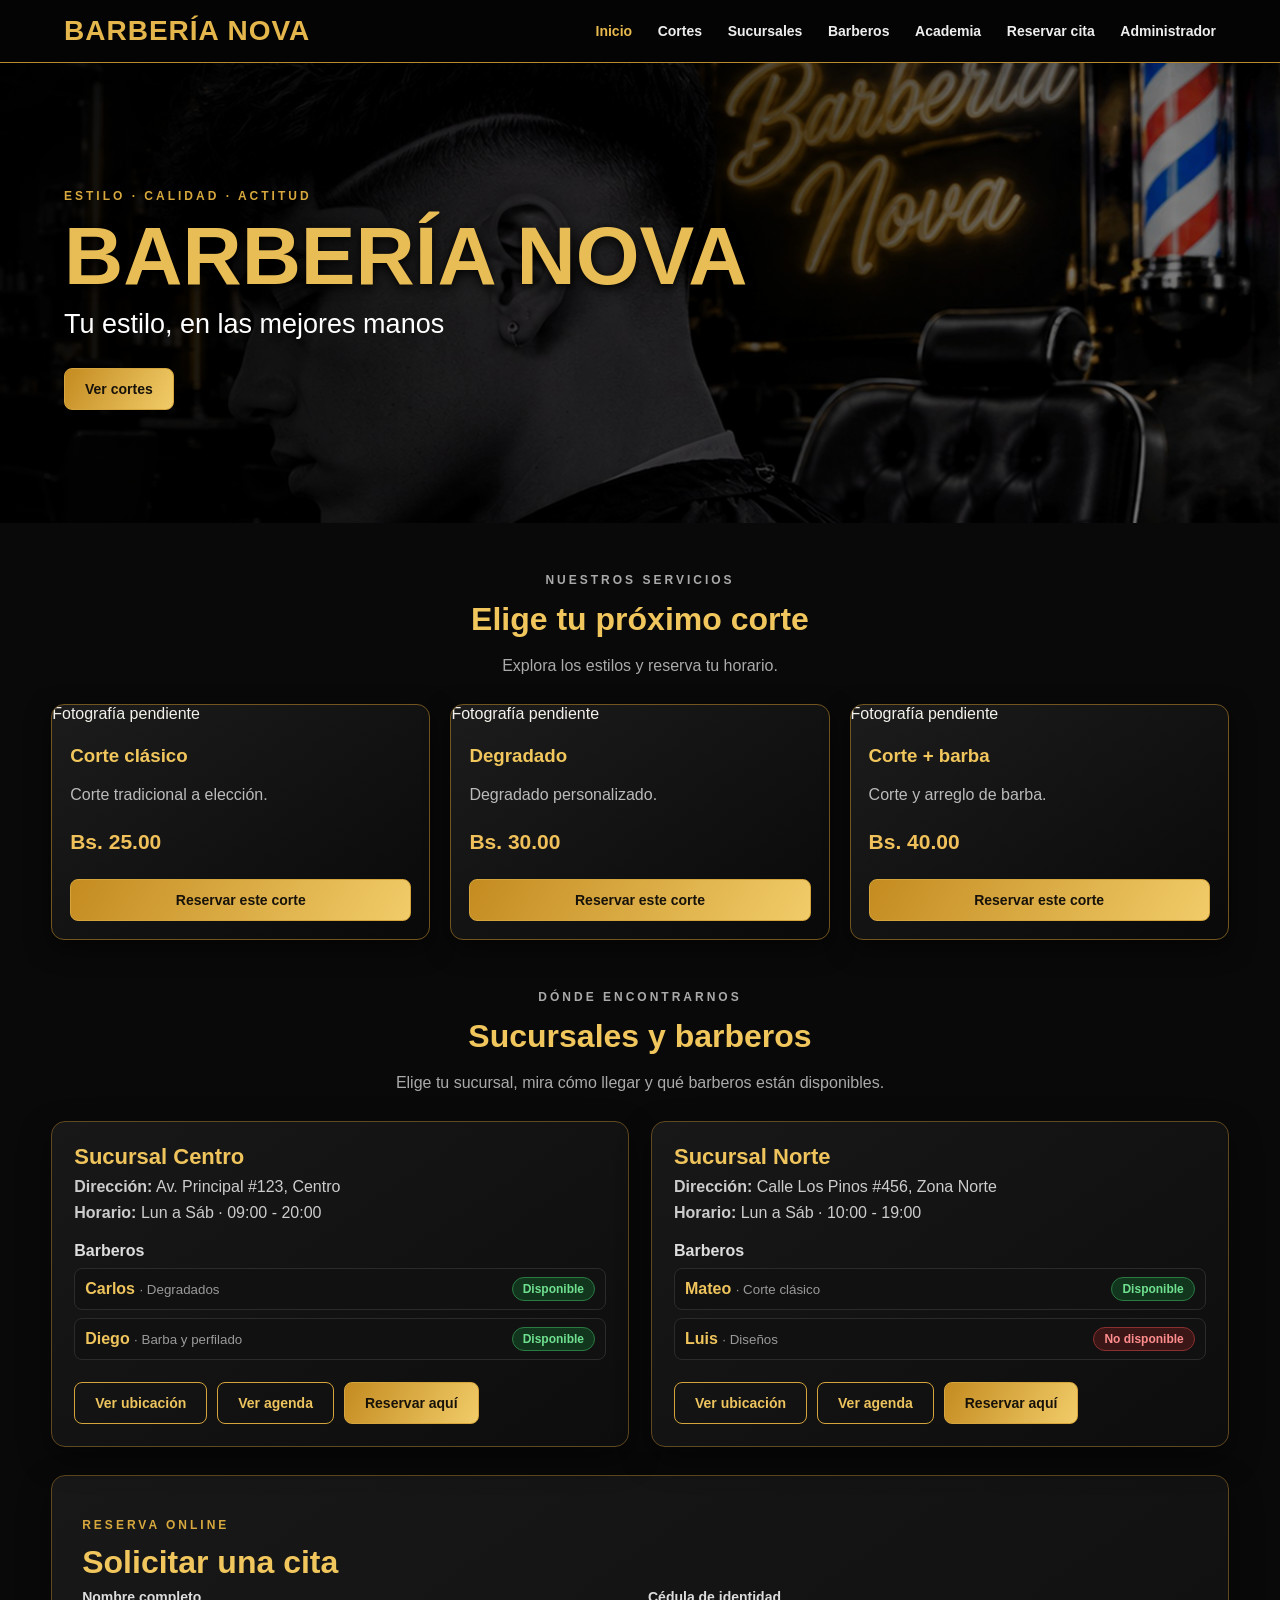
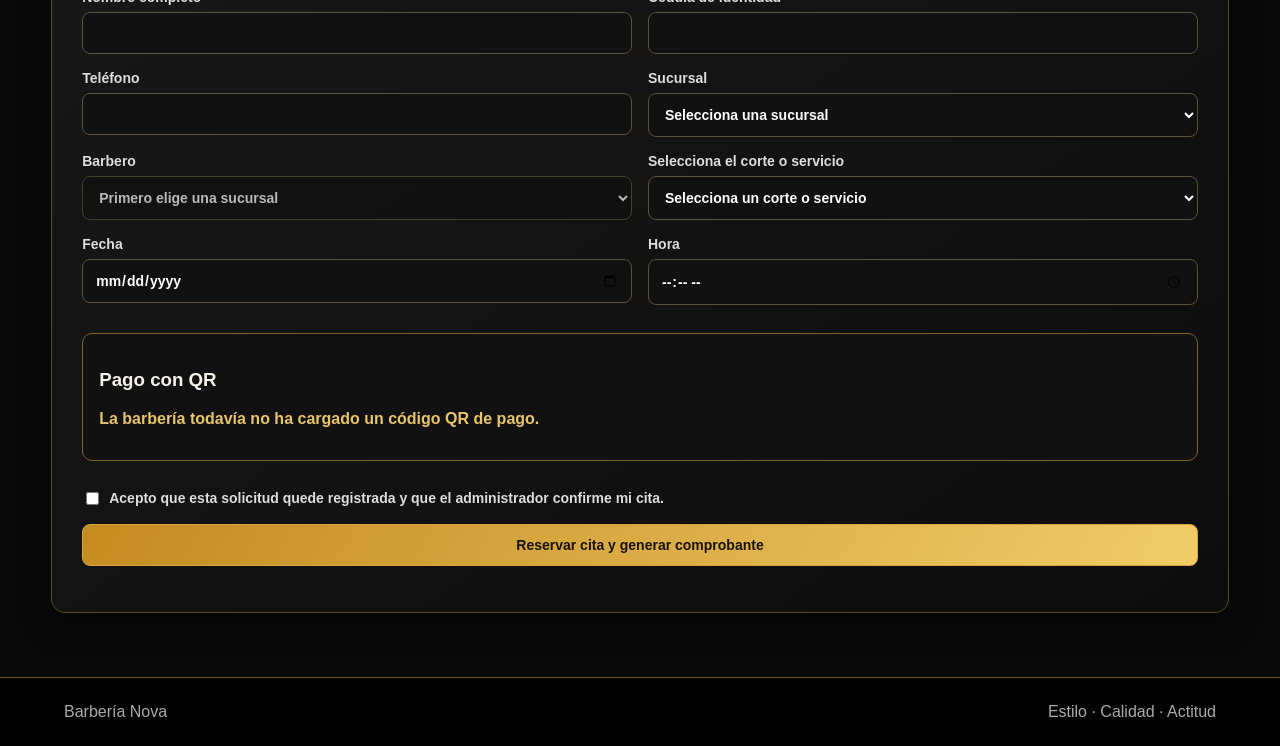
<file: onii/index.html>
<!DOCTYPE html>
<html lang="es"><head><meta charset="UTF-8"><meta name="viewport" content="width=device-width, initial-scale=1"><title>Barbería Nova</title><link rel="stylesheet" href="css/style.css"></head>
<body data-page="home"><header class="topbar"><a class="brand" href="index.html" id="brandName">BARBERÍA NOVA</a><nav><a class="active" href="index.html">Inicio</a><a href="#catalogo">Cortes</a><a href="#sucursales">Sucursales</a><a href="pages/barberos.html">Barberos</a><a href="pages/academia.html">Academia</a><a href="#reservar">Reservar cita</a><a href="pages/admin.html">Administrador</a></nav></header>
<section class="hero" id="hero"><div class="hero-shade"><p class="eyebrow">ESTILO · CALIDAD · ACTITUD</p><h1 id="heroTitle">BARBERÍA NOVA</h1><p class="hero-copy">Tu estilo, en las mejores manos</p><a class="gold-btn" href="#catalogo">Ver cortes</a></div></section>
<main class="wrap"><section class="intro"><p class="eyebrow">NUESTROS SERVICIOS</p><h2 id="catalogo">Elige tu próximo corte</h2><p>Explora los estilos y reserva tu horario.</p></section><div id="catalog" class="catalog"></div>
<section class="intro"><p class="eyebrow">DÓNDE ENCONTRARNOS</p><h2 id="sucursales">Sucursales y barberos</h2><p>Elige tu sucursal, mira cómo llegar y qué barberos están disponibles.</p></section><div id="branches" class="branch-grid"></div>
<section class="panel" id="reservar"><p class="eyebrow">RESERVA ONLINE</p><h2>Solicitar una cita</h2><form id="bookingForm" class="form-grid">
<label>Nombre completo<input id="clientName" required maxlength="80"></label><label>Cédula de identidad<input id="clientCi" required maxlength="20"></label><label>Teléfono<input id="clientPhone" required maxlength="20"></label>
<label>Sucursal<select id="branchId" required></select></label><label>Barbero<select id="barberId"></select></label><div id="branchInfo" class="full branch-info hidden"></div>
<label>Selecciona el corte o servicio<select id="serviceId" required></select></label><label id="otherWrap" class="hidden">Escribe qué corte o servicio deseas<input id="otherType" maxlength="70" placeholder="Ej.: corte personalizado o pintado de cabello"></label><label>Fecha<input id="date" type="date" required></label><label>Hora<input id="time" type="time" required></label>
<div id="publicQrBox" class="qr-public full"><h3>Pago con QR</h3><p id="publicQrText"></p><img id="publicQrImage" class="hidden" alt="Código QR de pago"></div>
<label class="checkline full"> <input id="acceptTerms" type="checkbox" required> Acepto que esta solicitud quede registrada y que el administrador confirme mi cita.</label><button class="gold-btn full" type="submit">Reservar cita y generar comprobante</button></form><p id="bookingMsg" class="notice"></p><div id="invoiceArea"></div></section><div id="publicWarning" class="warning hidden"></div></main>
<footer><span id="footerName">Barbería Nova</span><span id="footerSocial"></span><span>Estilo · Calidad · Actitud</span></footer><script src="js/social.js"></script><script src="js/home.js"></script></body></html>
</file>
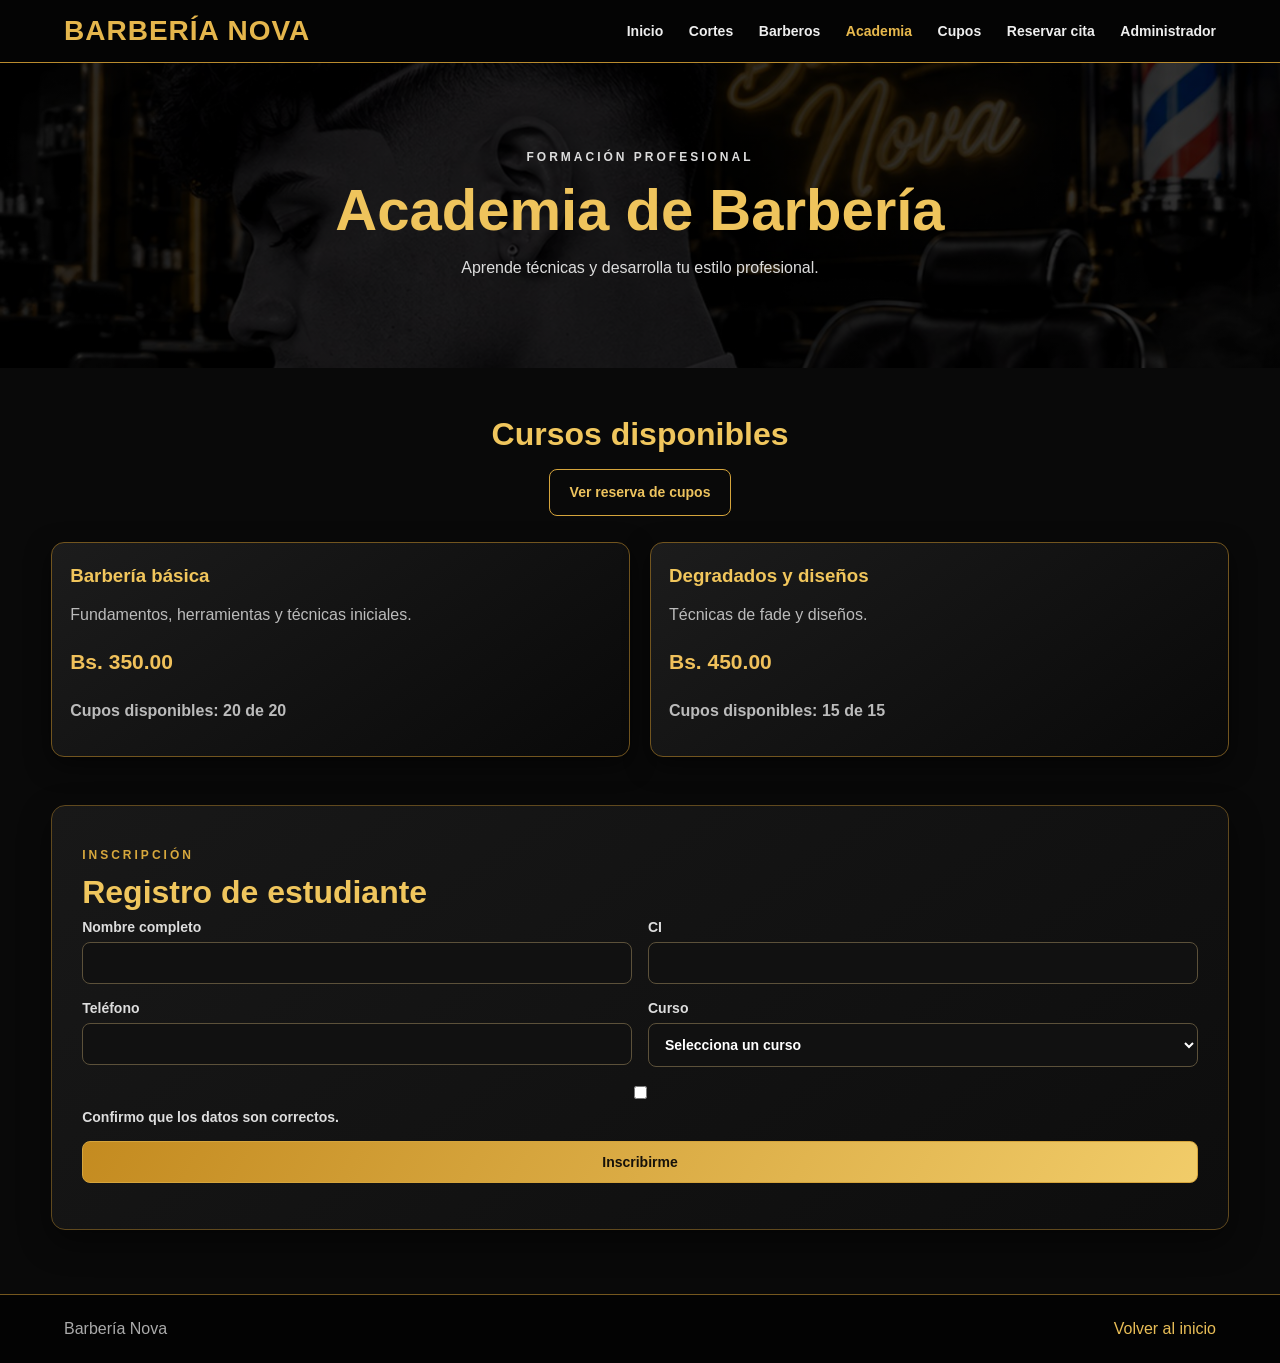
<file: onii/pages/academia.html>
<!DOCTYPE html><html lang="es"><head><meta charset="UTF-8"><meta name="viewport" content="width=device-width, initial-scale=1"><title>Academia | Barbería Nova</title><link rel="stylesheet" href="../css/style.css"></head><body data-page="academy"><header class="topbar"><a class="brand" id="brandName" href="../index.html">BARBERÍA NOVA</a><nav><a href="../index.html">Inicio</a><a href="../index.html#catalogo">Cortes</a><a href="barberos.html">Barberos</a><a class="active" href="academia.html">Academia</a><a href="cupos.html">Cupos</a><a href="../index.html#reservar">Reservar cita</a><a href="admin.html">Administrador</a></nav></header><section class="subhero"><p class="eyebrow">FORMACIÓN PROFESIONAL</p><h1>Academia de Barbería</h1><p>Aprende técnicas y desarrolla tu estilo profesional.</p></section><main class="wrap"><section class="intro"><h2>Cursos disponibles</h2><p><a class="outline-btn" href="cupos.html">Ver reserva de cupos</a></p></section><div id="courses" class="catalog"></div><section class="panel"><p class="eyebrow">INSCRIPCIÓN</p><h2>Registro de estudiante</h2><form id="academyForm" class="form-grid"><label>Nombre completo<input id="studentName" required maxlength="80"></label><label>CI<input id="studentCi" required maxlength="20"></label><label>Teléfono<input id="studentPhone" required maxlength="20"></label><label>Curso<select id="courseId" required></select></label><label class="full"> <input id="terms" type="checkbox" required> Confirmo que los datos son correctos.</label><button class="gold-btn full">Inscribirme</button></form><p id="academyMsg" class="notice"></p><div id="academyReceipt"></div></section></main><footer><span id="footerName">Barbería Nova</span><span id="footerSocial"></span><a href="../index.html">Volver al inicio</a></footer><script src="../js/social.js"></script><script src="../js/academy.js"></script></body></html>
</file>
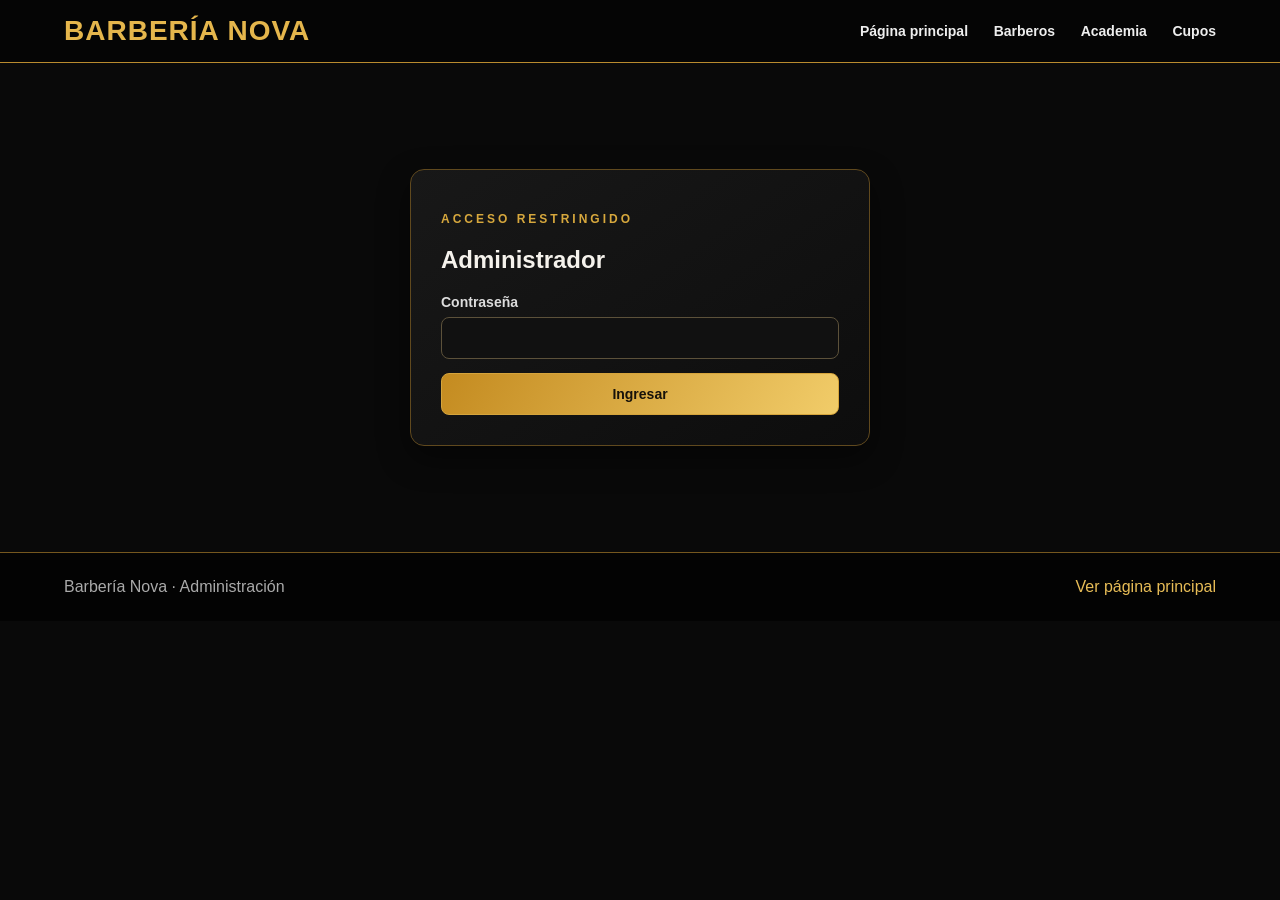
<file: onii/pages/admin.html>
<!DOCTYPE html><html lang="es"><head><meta charset="UTF-8"><meta name="viewport" content="width=device-width, initial-scale=1"><title>Administrador | Barbería Nova</title><link rel="stylesheet" href="../css/style.css"></head><body data-page="admin"><header class="topbar"><a class="brand" id="brandName" href="../index.html">BARBERÍA NOVA</a><nav><a href="../index.html">Página principal</a><a href="barberos.html">Barberos</a><a href="academia.html">Academia</a><a href="cupos.html">Cupos</a></nav></header><main class="wrap admin-wrap"><section id="loginBox" class="panel login"><p class="eyebrow">ACCESO RESTRINGIDO</p><h1>Administrador</h1><form id="loginForm"><label>Contraseña<input id="adminPass" type="password" required></label><button class="gold-btn">Ingresar</button></form></section><div id="adminContent" class="hidden"><div class="admin-heading"><div><p class="eyebrow">PANEL DE CONTROL</p><h1>Administración</h1></div><button id="logout" class="outline-btn">Cerrar sesión</button></div>
<nav class="tabs" role="tablist"><button type="button" data-tabbtn="reservas">Reservas</button><button type="button" data-tabbtn="registro">Registro de cortes</button><button type="button" data-tabbtn="disponibilidad">Disponibilidad</button><button type="button" data-tabbtn="barberos">Barberos y sucursales</button><button type="button" data-tabbtn="cortes">Cortes</button><button type="button" data-tabbtn="inscripciones">Inscripciones</button><button type="button" data-tabbtn="cursos">Cursos</button><button type="button" data-tabbtn="ajustes">Ajustes</button></nav>
<div class="tab-pane hidden" data-tab="reservas">
<section class="panel"><h2>Reservas de barbería</h2><p class="muted">Esta lista solo aparece en el panel del administrador.</p><label class="block-label">Buscar reserva<input id="bookingSearch" type="search" placeholder="Nombre, cédula, celular, código o barbero"></label><div id="adminBookings"></div></section>
</div>
<div class="tab-pane hidden" data-tab="registro">
<section class="panel"><h2>Registro de cortes</h2><p class="muted">Anota cada corte con el nombre del cliente, el costo, la fecha y la hora. Si paga en <b>efectivo</b> debe dejar un anticipo (mínimo Bs. <span id="ctMinLabel">10.00</span>) y el sistema calcula el saldo que le falta.</p>
<form id="cutForm" class="form-grid"><input id="editCutId" type="hidden">
<label>Nombre del cliente<input id="cutClient" required maxlength="80"></label>
<label>Nombre del barbero<select id="cutBarber" required></select></label>
<label>Sucursal<select id="cutBranch" required></select></label>
<label class="full">Corte o servicio<input id="cutService" list="cutServiceList" required maxlength="80" placeholder="Escribe o elige un corte" autocomplete="off"></label><datalist id="cutServiceList"></datalist>
<label>Costo del corte (Bs.)<input id="cutCost" type="number" min="0" step="0.01" required placeholder="Ej.: 40"></label>
<label>Método de pago<select id="cutMethod"><option value="Efectivo">Efectivo</option><option value="QR">QR</option></select></label>
<label>Fecha<input id="cutDate" type="date" required></label>
<label>Hora<span class="inline-field"><input id="cutTime" type="time" required><button type="button" id="cutNow" class="small-btn">Ahora</button></span></label>
<label class="full">Anticipo (Bs.)<input id="cutAdvance" type="number" min="0" step="0.01" required></label>
<p id="cutPreview" class="notice full"></p>
<div class="inline-form full"><button class="gold-btn" id="cutSubmit">Agregar al registro</button><button type="button" id="cutCancel" class="outline-btn hidden">Cancelar edición</button></div></form></section>
<section class="panel"><h2>Hoja de registro</h2><p class="muted">Cada fecha tiene su propia hoja. Para crear otra, elige otra fecha o agrega un corte con esa fecha.</p>
<div class="form-grid"><label>Fecha de la hoja<input id="regDate" type="date"></label><label>Hojas ya creadas<select id="regDates"></select></label></div>
<div class="total-box"><div><span>Total de cortes (costo)</span><strong id="regTotal">Bs. 0.00</strong></div><div><span>Cobrado</span><strong id="regPaid">Bs. 0.00</strong></div><div><span>Saldo pendiente</span><strong id="regPending">Bs. 0.00</strong></div><div><span>Cortes</span><strong id="regCount">0</strong></div></div>
<div class="inline-form"><button type="button" id="regToday" class="small-btn">Ir a hoy</button><button type="button" id="regPrint" class="gold-btn">Imprimir hoja (carta)</button><button type="button" id="regJpg" class="outline-btn">Descargar JPG (carta)</button></div>
<div class="table-scroll"><table class="sales-table"><thead><tr><th>#</th><th>Hora</th><th>Cliente</th><th>Barbero</th><th>Sucursal</th><th>Corte</th><th>Pago</th><th>Costo</th><th>Anticipo</th><th>Saldo</th><th></th></tr></thead><tbody id="regBody"></tbody><tfoot><tr><td colspan="7">TOTALES</td><td id="ftCost"></td><td id="ftAdv"></td><td id="ftSaldo"></td><td></td></tr></tfoot></table></div></section>
</div>
<div class="tab-pane hidden" data-tab="disponibilidad">
<section class="panel"><h2>Disponibilidad de barberos</h2><p class="muted">Busca un nombre, cédula o celular para ver si está reservado o no. Para cada barbero se muestra hasta qué hora está reservado y se actualiza solo cada 30 segundos.</p><label class="block-label">Buscar<input id="availSearch" type="search" placeholder="Ej.: Carlos, Ana, 1234567"></label><p id="availSummary" class="notice"></p><p id="availStamp" class="muted"></p><h3>Barberos ahora</h3><div id="availBarbers" class="avail-grid"></div><div id="availBookingsWrap" class="hidden"><h3>Reservas encontradas</h3><div id="availBookings"></div></div></section>
</div>
<div class="tab-pane hidden" data-tab="barberos">
<section class="panel"><h2>Sucursales</h2><p class="muted">Cada sucursal aparece en la página principal con su dirección y un botón “Ver ubicación”. Pega el enlace de Google Maps; si lo dejas vacío, se buscará por la dirección.</p><form id="branchForm" class="form-grid"><input id="editBranchId" type="hidden"><label>Nombre de la sucursal<input id="branchName" required maxlength="60"></label><label>Teléfono<input id="branchPhone" maxlength="30"></label><label class="full">Dirección<input id="branchAddress" required maxlength="120"></label><label class="full">Enlace de ubicación (Google Maps)<input id="branchMap" type="url" placeholder="https://maps.app.goo.gl/..."></label><label class="full">Horario de atención<input id="branchHours" maxlength="80" placeholder="Lun a Sáb · 09:00 - 20:00"></label><div class="inline-form full"><button class="gold-btn">Guardar sucursal</button><button type="button" id="cancelBranch" class="outline-btn">Cancelar</button></div></form><div id="adminBranches"></div></section>
<section class="panel"><h2>Barberos</h2><p class="muted">Marca quién está disponible. Solo los barberos disponibles se pueden elegir al reservar, y el sistema evita reservas duplicadas del mismo barbero a la misma hora.</p><form id="barberForm" class="form-grid"><input id="editBarberId" type="hidden"><label>Nombre del barbero<input id="barberName" required maxlength="50"></label><label>Sucursal<select id="barberBranch" required></select></label><label>Cédula de identidad<input id="barberCi" required maxlength="20"></label><label>Celular<input id="barberPhone" type="tel" required maxlength="20" placeholder="Ej.: 70000000"></label><label>Facebook del barbero<input id="barberFacebook" maxlength="200" placeholder="https://www.facebook.com/..."></label><label>TikTok del barbero<input id="barberTikTok" maxlength="200" placeholder="https://www.tiktok.com/@..."></label><label>Especialidad<input id="barberSpecialty" maxlength="60" placeholder="Ej.: Degradados"></label><label class="checkline"><input id="barberAvailable" type="checkbox" checked> Disponible para reservas</label><div class="inline-form full"><button class="gold-btn">Guardar barbero</button><button type="button" id="cancelBarber" class="outline-btn">Cancelar</button></div></form><label class="block-label">Buscar barbero<input id="barberSearch" type="search" placeholder="Buscar por nombre, cédula o celular"></label><div id="adminBarbers"></div></section>
</div>
<div class="tab-pane hidden" data-tab="cortes">
<section class="panel"><h2>Tipos de corte</h2><p class="muted">Estas opciones aparecerán en el formulario de reserva. El cliente también podrá elegir “Otros” y escribir su opción.</p><form id="categoryForm" class="inline-form"><input id="categoryName" placeholder="Nuevo tipo de corte" required maxlength="50"><button class="gold-btn">Agregar tipo</button></form><div id="categoriesList"></div></section>
<section class="panel"><h2>Agregar o editar cortes y servicios</h2><form id="serviceForm" class="form-grid"><input id="editServiceId" type="hidden"><label>Nombre del corte<input id="serviceName" required maxlength="70"></label><label>Precio (Bs.)<input id="servicePrice" type="number" min="0" step="0.5" required></label><label>Duración (minutos)<input id="serviceDuration" type="number" min="10" step="5" value="60" required></label><label>Tipo de corte<select id="serviceCategory" required></select></label><label class="full">Descripción<textarea id="serviceDescription" rows="2"></textarea></label><label class="full">Fotografía<input id="serviceImage" type="file" accept="image/*"></label><div id="servicePreview" class="preview full hidden"><img id="servicePreviewImg" alt="Vista previa del corte"></div><div class="inline-form full"><button class="gold-btn">Guardar corte</button><button type="button" id="cancelEdit" class="outline-btn">Cancelar</button></div></form><div id="adminServices"></div></section>
</div>
<div class="tab-pane hidden" data-tab="inscripciones">
<section class="panel"><h2>Inscripciones de academia</h2><label class="block-label">Buscar inscripción<input id="studentSearch" type="search" placeholder="Nombre, cédula, celular, código o curso"></label><div id="adminStudents"></div></section>
</div>
<div class="tab-pane hidden" data-tab="cursos">
<section class="panel"><h2>Administrar cursos de academia</h2><form id="courseForm" class="form-grid"><input id="editCourseId" type="hidden"><label>Nombre del curso<input id="courseName" required></label><label>Precio (Bs.)<input id="coursePrice" type="number" min="0" step="0.5" required></label><label>Cupos disponibles<input id="courseCupos" type="number" min="1" step="1" required placeholder="Ej.: 20"></label><label>Fecha de inicio<input id="courseStart" type="date"></label><label class="full">Horario del curso<input id="courseSchedule" maxlength="80" placeholder="Ej.: Sábados 09:00 - 12:00"></label><label class="full">Descripción<textarea id="courseDescription"></textarea></label><button class="gold-btn full">Guardar curso</button></form><div id="adminCourses"></div></section>
</div>
<div class="tab-pane hidden" data-tab="ajustes">
<section class="panel"><h2>Nombre y presentación</h2><form id="settingsForm" class="form-grid"><label>Nombre de la barbería<input id="siteName" maxlength="55" required></label><label>Texto principal<input id="tagline" maxlength="100"></label><label>Anticipo mínimo en efectivo (Bs.)<input id="siteAdvance" type="number" min="0" step="0.01" placeholder="10"></label><label>Facebook de la barbería<input id="siteFacebook" maxlength="200" placeholder="https://www.facebook.com/tu-barberia"></label><label>TikTok de la barbería<input id="siteTikTok" maxlength="200" placeholder="https://www.tiktok.com/@tu-barberia"></label><label class="full">Imagen de fondo de la página<input id="backgroundFile" type="file" accept="image/*"></label><div id="backgroundPreview" class="preview full hidden"><img id="backgroundPreviewImg" alt="Vista previa del fondo"></div><button class="gold-btn full">Guardar cambios</button></form><p id="settingsMsg" class="notice"></p></section>
<section class="panel"><h2>QR de pago y advertencia</h2><label>Imagen QR<input id="qrFile" type="file" accept="image/*"></label><div class="preview"><img id="qrPreview" alt="QR guardado"></div><button id="saveQr" class="gold-btn">Guardar QR</button><label class="block-label">Advertencia pública<textarea id="warningText" rows="3"></textarea></label><button id="saveWarning" class="gold-btn">Guardar advertencia</button></section>
</div>

</div></main><footer><span>Barbería Nova · Administración</span><a href="../index.html">Ver página principal</a></footer><div id="printArea"></div><script src="../js/social.js"></script><script src="../js/admin.js"></script></body></html>
</file>
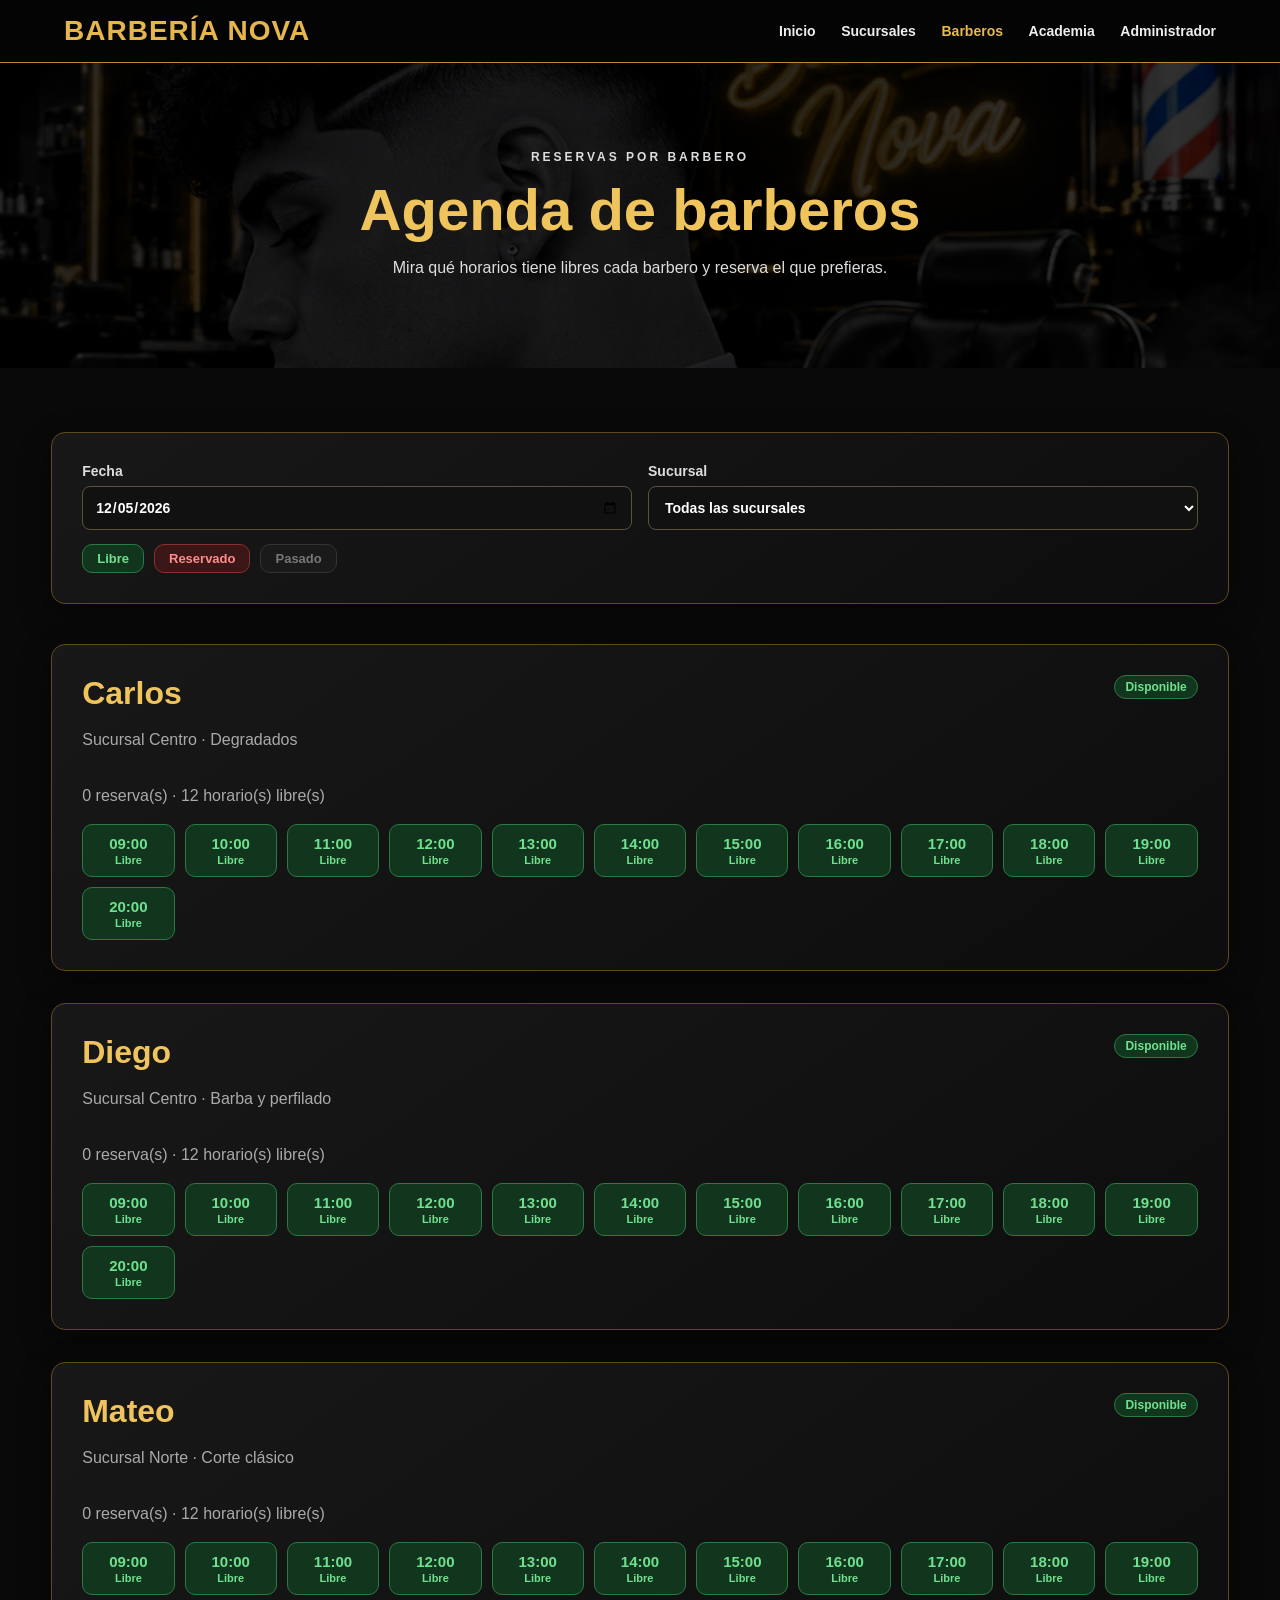
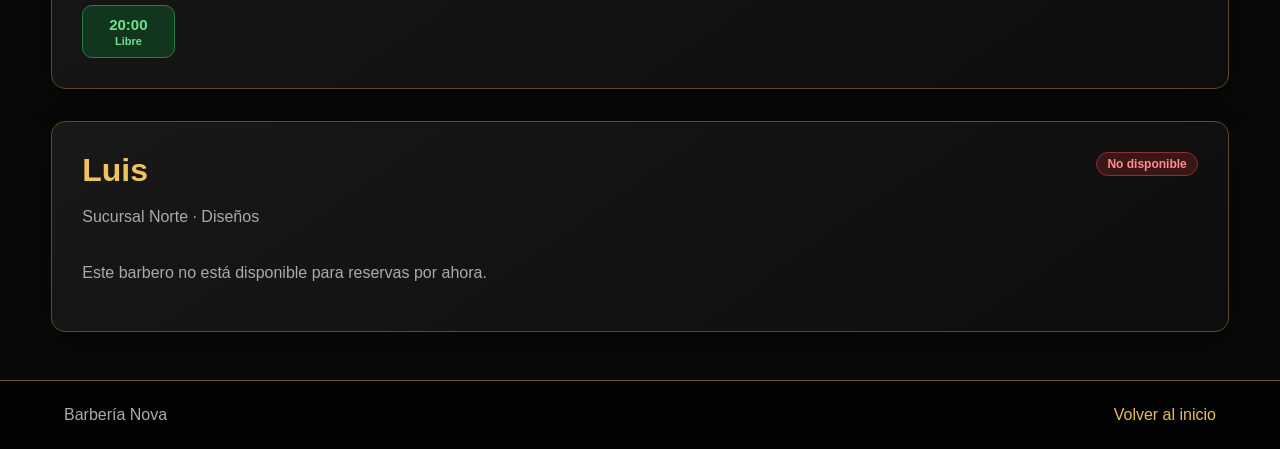
<file: onii/pages/barberos.html>
<!DOCTYPE html><html lang="es"><head><meta charset="UTF-8"><meta name="viewport" content="width=device-width, initial-scale=1"><title>Agenda de barberos | Barbería Nova</title><link rel="stylesheet" href="../css/style.css"></head><body data-page="barberos"><header class="topbar"><a class="brand" id="brandName" href="../index.html">BARBERÍA NOVA</a><nav><a href="../index.html">Inicio</a><a href="../index.html#sucursales">Sucursales</a><a class="active" href="barberos.html">Barberos</a><a href="academia.html">Academia</a><a href="admin.html">Administrador</a></nav></header>
<section class="subhero"><p class="eyebrow">RESERVAS POR BARBERO</p><h1>Agenda de barberos</h1><p>Mira qué horarios tiene libres cada barbero y reserva el que prefieras.</p></section>
<main class="wrap"><section class="panel"><form class="form-grid" onsubmit="return false"><label>Fecha<input id="agendaDate" type="date"></label><label>Sucursal<select id="agendaBranch"></select></label></form><p id="agendaNote" class="muted hidden"></p><div class="legend"><span class="slot free">Libre</span><span class="slot busy">Reservado</span><span class="slot past">Pasado</span></div></section>
<div id="agendaList" class="agenda-list"></div></main>
<footer><span id="footerName">Barbería Nova</span><span id="footerSocial"></span><a href="../index.html">Volver al inicio</a></footer><script src="../js/social.js"></script><script src="../js/barberos.js"></script></body></html>
</file>
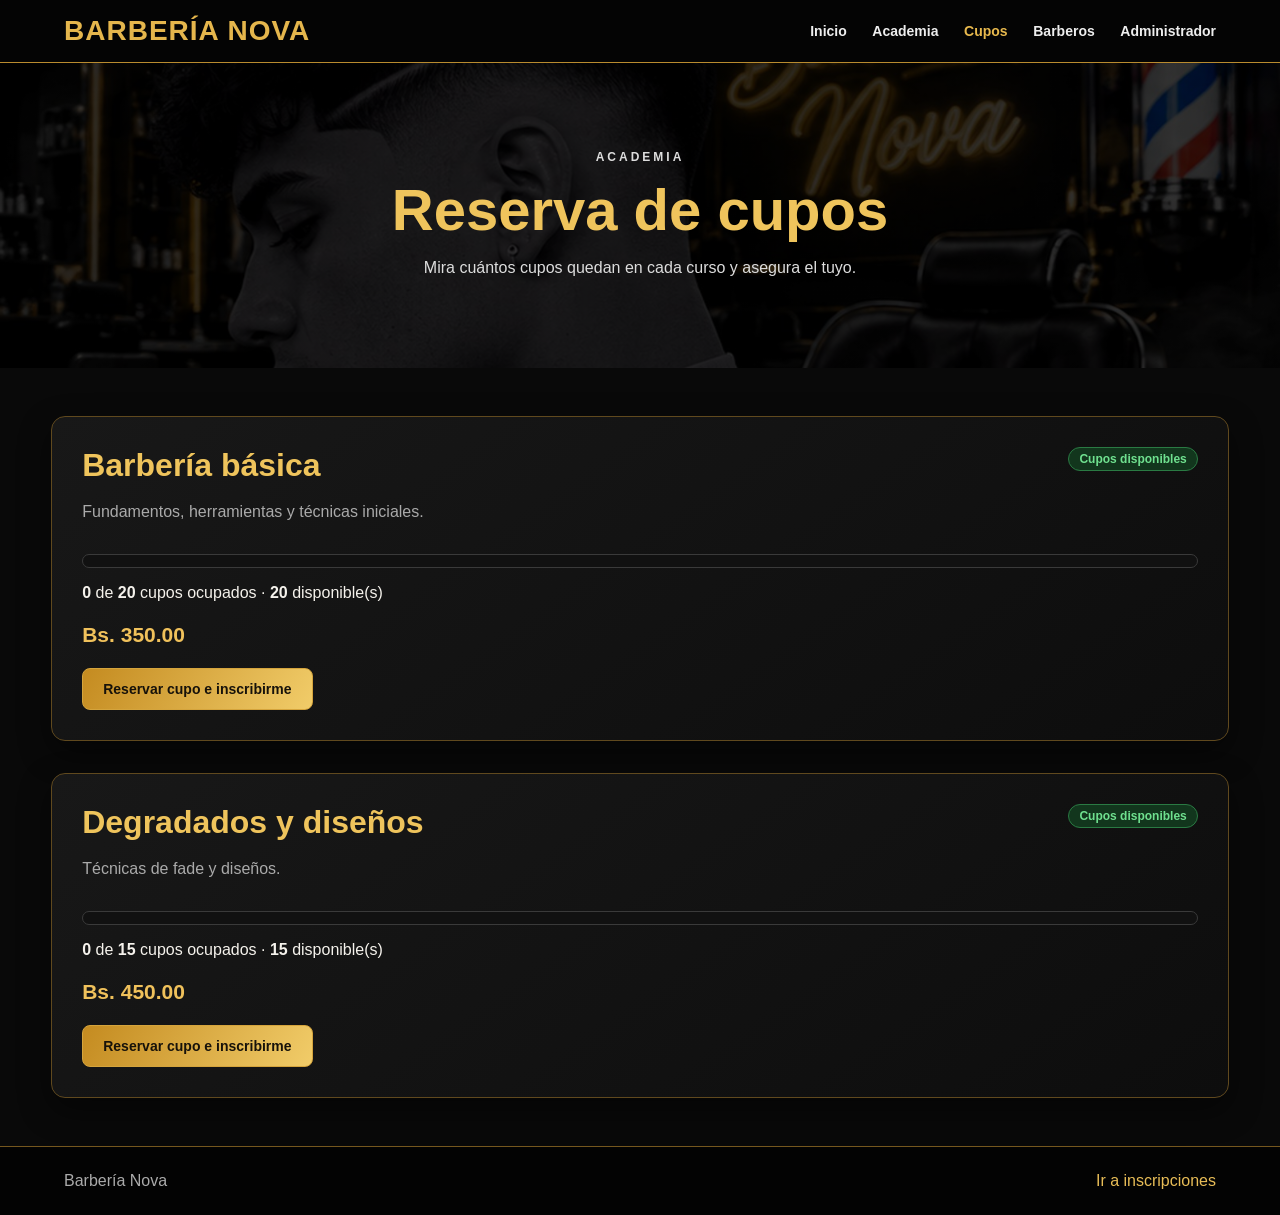
<file: onii/pages/cupos.html>
<!DOCTYPE html><html lang="es"><head><meta charset="UTF-8"><meta name="viewport" content="width=device-width, initial-scale=1"><title>Cupos de academia | Barbería Nova</title><link rel="stylesheet" href="../css/style.css"></head><body data-page="cupos"><header class="topbar"><a class="brand" id="brandName" href="../index.html">BARBERÍA NOVA</a><nav><a href="../index.html">Inicio</a><a href="academia.html">Academia</a><a class="active" href="cupos.html">Cupos</a><a href="barberos.html">Barberos</a><a href="admin.html">Administrador</a></nav></header>
<section class="subhero"><p class="eyebrow">ACADEMIA</p><h1>Reserva de cupos</h1><p>Mira cuántos cupos quedan en cada curso y asegura el tuyo.</p></section>
<main class="wrap"><div id="cuposList" class="agenda-list"></div></main>
<footer><span id="footerName">Barbería Nova</span><span id="footerSocial"></span><a href="academia.html">Ir a inscripciones</a></footer><script src="../js/social.js"></script><script src="../js/cupos.js"></script></body></html>
</file>
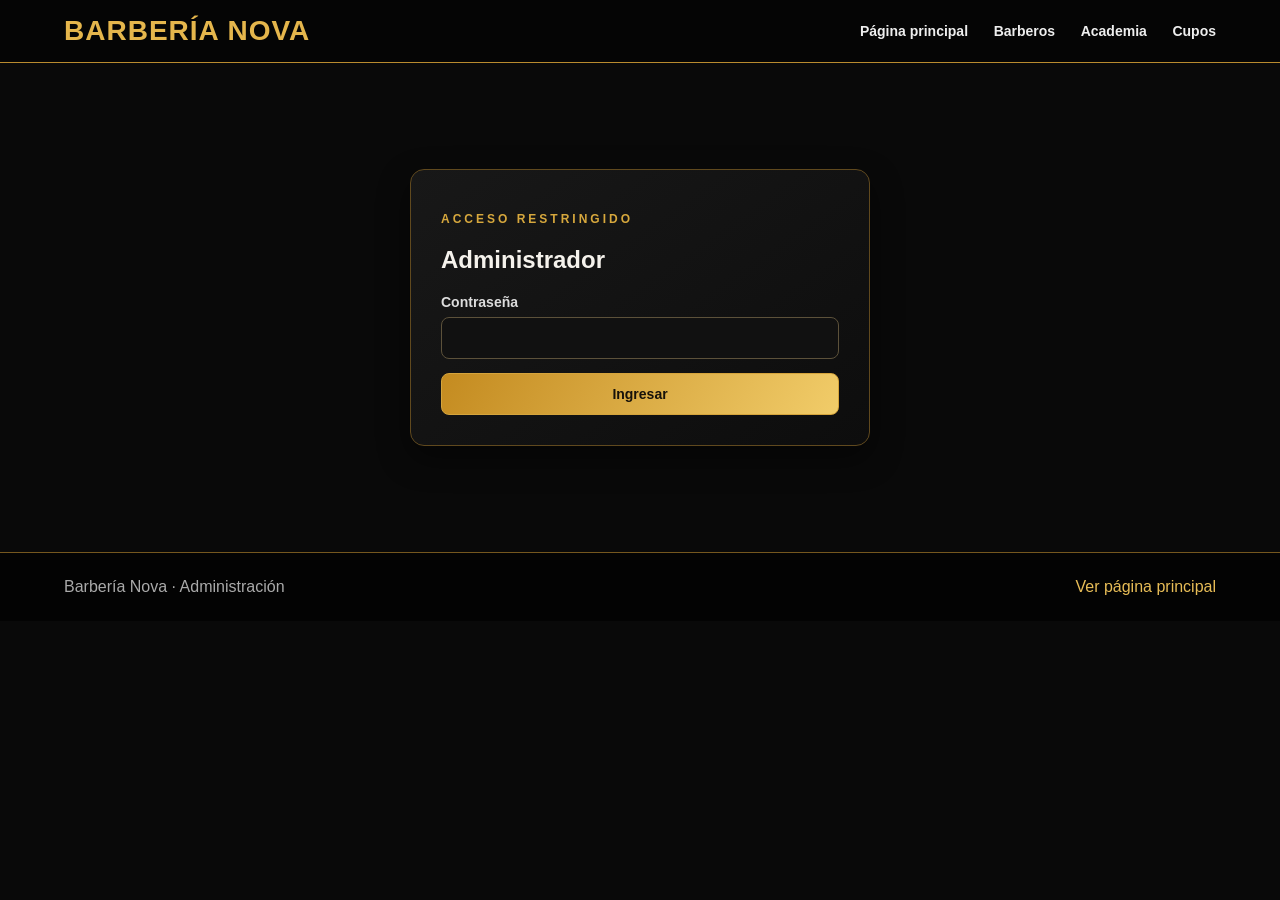
<file: onii/onii/pages/admin.html>
<!DOCTYPE html><html lang="es"><head><meta charset="UTF-8"><meta name="viewport" content="width=device-width, initial-scale=1"><title>Administrador | Barbería Nova</title><link rel="stylesheet" href="../css/style.css"></head><body data-page="admin"><header class="topbar"><a class="brand" id="brandName" href="../index.html">BARBERÍA NOVA</a><nav><a href="../index.html">Página principal</a><a href="barberos.html">Barberos</a><a href="academia.html">Academia</a><a href="cupos.html">Cupos</a></nav></header><main class="wrap admin-wrap"><section id="loginBox" class="panel login"><p class="eyebrow">ACCESO RESTRINGIDO</p><h1>Administrador</h1><form id="loginForm"><label>Contraseña<input id="adminPass" type="password" required></label><button class="gold-btn">Ingresar</button></form></section><div id="adminContent" class="hidden"><div class="admin-heading"><div><p class="eyebrow">PANEL DE CONTROL</p><h1>Administración</h1></div><button id="logout" class="outline-btn">Cerrar sesión</button></div>
<nav class="tabs" role="tablist"><button type="button" data-tabbtn="reservas">Reservas</button><button type="button" data-tabbtn="registro">Registro de cortes</button><button type="button" data-tabbtn="disponibilidad">Disponibilidad</button><button type="button" data-tabbtn="barberos">Barberos y sucursales</button><button type="button" data-tabbtn="cortes">Cortes</button><button type="button" data-tabbtn="inscripciones">Inscripciones</button><button type="button" data-tabbtn="cursos">Cursos</button><button type="button" data-tabbtn="ajustes">Ajustes</button></nav>
<div class="tab-pane hidden" data-tab="reservas">
<section class="panel"><h2>Reservas de barbería</h2><p class="muted">Esta lista solo aparece en el panel del administrador.</p><label class="block-label">Buscar reserva<input id="bookingSearch" type="search" placeholder="Nombre, cédula, celular, código o barbero"></label><div id="adminBookings"></div></section>
</div>
<div class="tab-pane hidden" data-tab="registro">
<section class="panel"><h2>Registro de cortes</h2><p class="muted">Anota cada corte con el nombre del cliente, el costo, la fecha y la hora. Si paga en <b>efectivo</b> debe dejar un anticipo (mínimo Bs. <span id="ctMinLabel">10.00</span>) y el sistema calcula el saldo que le falta.</p>
<form id="cutForm" class="form-grid"><input id="editCutId" type="hidden">
<label>Nombre del cliente<input id="cutClient" required maxlength="80"></label>
<label>Nombre del barbero<select id="cutBarber" required></select></label>
<label>Sucursal<select id="cutBranch" required></select></label>
<label class="full">Corte o servicio<input id="cutService" list="cutServiceList" required maxlength="80" placeholder="Escribe o elige un corte" autocomplete="off"></label><datalist id="cutServiceList"></datalist>
<label>Costo del corte (Bs.)<input id="cutCost" type="number" min="0" step="0.01" required placeholder="Ej.: 40"></label>
<label>Método de pago<select id="cutMethod"><option value="Efectivo">Efectivo</option><option value="QR">QR</option></select></label>
<label>Fecha<input id="cutDate" type="date" required></label>
<label>Hora<span class="inline-field"><input id="cutTime" type="time" required><button type="button" id="cutNow" class="small-btn">Ahora</button></span></label>
<label class="full">Anticipo (Bs.)<input id="cutAdvance" type="number" min="0" step="0.01" required></label>
<p id="cutPreview" class="notice full"></p>
<div class="inline-form full"><button class="gold-btn" id="cutSubmit">Agregar al registro</button><button type="button" id="cutCancel" class="outline-btn hidden">Cancelar edición</button></div></form></section>
<section class="panel"><h2>Hoja de registro</h2><p class="muted">Cada fecha tiene su propia hoja. Para crear otra, elige otra fecha o agrega un corte con esa fecha.</p>
<div class="form-grid"><label>Fecha de la hoja<input id="regDate" type="date"></label><label>Hojas ya creadas<select id="regDates"></select></label></div>
<div class="total-box"><div><span>Total de cortes (costo)</span><strong id="regTotal">Bs. 0.00</strong></div><div><span>Cobrado</span><strong id="regPaid">Bs. 0.00</strong></div><div><span>Saldo pendiente</span><strong id="regPending">Bs. 0.00</strong></div><div><span>Cortes</span><strong id="regCount">0</strong></div></div>
<div class="inline-form"><button type="button" id="regToday" class="small-btn">Ir a hoy</button><button type="button" id="regPrint" class="gold-btn">Imprimir hoja (carta)</button><button type="button" id="regJpg" class="outline-btn">Descargar JPG (carta)</button></div>
<div class="table-scroll"><table class="sales-table"><thead><tr><th>#</th><th>Hora</th><th>Cliente</th><th>Barbero</th><th>Sucursal</th><th>Corte</th><th>Costo</th><th>Anticipo</th><th>Saldo</th><th></th></tr></thead><tbody id="regBody"></tbody><tfoot><tr><td colspan="6">TOTALES</td><td id="ftCost"></td><td id="ftAdv"></td><td id="ftSaldo"></td><td></td></tr></tfoot></table></div></section>
</div>
<div class="tab-pane hidden" data-tab="disponibilidad">
<section class="panel"><h2>Disponibilidad de barberos</h2><p class="muted">Busca un nombre, cédula o celular para ver si está reservado o no. Para cada barbero se muestra hasta qué hora está reservado y se actualiza solo cada 30 segundos.</p><label class="block-label">Buscar<input id="availSearch" type="search" placeholder="Ej.: Carlos, Ana, 1234567"></label><p id="availSummary" class="notice"></p><p id="availStamp" class="muted"></p><h3>Barberos ahora</h3><div id="availBarbers" class="avail-grid"></div><div id="availBookingsWrap" class="hidden"><h3>Reservas encontradas</h3><div id="availBookings"></div></div></section>
</div>
<div class="tab-pane hidden" data-tab="barberos">
<section class="panel"><h2>Sucursales</h2><p class="muted">Cada sucursal aparece en la página principal con su dirección y un botón “Ver ubicación”. Pega el enlace de Google Maps; si lo dejas vacío, se buscará por la dirección.</p><form id="branchForm" class="form-grid"><input id="editBranchId" type="hidden"><label>Nombre de la sucursal<input id="branchName" required maxlength="60"></label><label>Teléfono<input id="branchPhone" maxlength="30"></label><label class="full">Dirección<input id="branchAddress" required maxlength="120"></label><label class="full">Enlace de ubicación (Google Maps)<input id="branchMap" type="url" placeholder="https://maps.app.goo.gl/..."></label><label class="full">Horario de atención<input id="branchHours" maxlength="80" placeholder="Lun a Sáb · 09:00 - 20:00"></label><div class="inline-form full"><button class="gold-btn">Guardar sucursal</button><button type="button" id="cancelBranch" class="outline-btn">Cancelar</button></div></form><div id="adminBranches"></div></section>
<section class="panel"><h2>Barberos</h2><p class="muted">Marca quién está disponible. Solo los barberos disponibles se pueden elegir al reservar, y el sistema evita reservas duplicadas del mismo barbero a la misma hora.</p><form id="barberForm" class="form-grid"><input id="editBarberId" type="hidden"><label>Nombre del barbero<input id="barberName" required maxlength="50"></label><label>Sucursal<select id="barberBranch" required></select></label><label>Cédula de identidad<input id="barberCi" required maxlength="20"></label><label>Celular<input id="barberPhone" type="tel" required maxlength="20" placeholder="Ej.: 70000000"></label><label>Facebook del barbero<input id="barberFacebook" maxlength="200" placeholder="https://www.facebook.com/..."></label><label>TikTok del barbero<input id="barberTikTok" maxlength="200" placeholder="https://www.tiktok.com/@..."></label><label>Especialidad<input id="barberSpecialty" maxlength="60" placeholder="Ej.: Degradados"></label><label class="checkline"><input id="barberAvailable" type="checkbox" checked> Disponible para reservas</label><div class="inline-form full"><button class="gold-btn">Guardar barbero</button><button type="button" id="cancelBarber" class="outline-btn">Cancelar</button></div></form><label class="block-label">Buscar barbero<input id="barberSearch" type="search" placeholder="Buscar por nombre, cédula o celular"></label><div id="adminBarbers"></div></section>
</div>
<div class="tab-pane hidden" data-tab="cortes">
<section class="panel"><h2>Tipos de corte</h2><p class="muted">Estas opciones aparecerán en el formulario de reserva. El cliente también podrá elegir “Otros” y escribir su opción.</p><form id="categoryForm" class="inline-form"><input id="categoryName" placeholder="Nuevo tipo de corte" required maxlength="50"><button class="gold-btn">Agregar tipo</button></form><div id="categoriesList"></div></section>
<section class="panel"><h2>Agregar o editar cortes y servicios</h2><form id="serviceForm" class="form-grid"><input id="editServiceId" type="hidden"><label>Nombre del corte<input id="serviceName" required maxlength="70"></label><label>Precio (Bs.)<input id="servicePrice" type="number" min="0" step="0.5" required></label><label>Duración (minutos)<input id="serviceDuration" type="number" min="10" step="5" value="60" required></label><label>Tipo de corte<select id="serviceCategory" required></select></label><label class="full">Descripción<textarea id="serviceDescription" rows="2"></textarea></label><label class="full">Fotografía<input id="serviceImage" type="file" accept="image/*"></label><div id="servicePreview" class="preview full hidden"><img id="servicePreviewImg" alt="Vista previa del corte"></div><div class="inline-form full"><button class="gold-btn">Guardar corte</button><button type="button" id="cancelEdit" class="outline-btn">Cancelar</button></div></form><div id="adminServices"></div></section>
</div>
<div class="tab-pane hidden" data-tab="inscripciones">
<section class="panel"><h2>Inscripciones de academia</h2><label class="block-label">Buscar inscripción<input id="studentSearch" type="search" placeholder="Nombre, cédula, celular, código o curso"></label><div id="adminStudents"></div></section>
</div>
<div class="tab-pane hidden" data-tab="cursos">
<section class="panel"><h2>Administrar cursos de academia</h2><form id="courseForm" class="form-grid"><input id="editCourseId" type="hidden"><label>Nombre del curso<input id="courseName" required></label><label>Precio (Bs.)<input id="coursePrice" type="number" min="0" step="0.5" required></label><label>Cupos disponibles<input id="courseCupos" type="number" min="1" step="1" required placeholder="Ej.: 20"></label><label>Fecha de inicio<input id="courseStart" type="date"></label><label class="full">Horario del curso<input id="courseSchedule" maxlength="80" placeholder="Ej.: Sábados 09:00 - 12:00"></label><label class="full">Descripción<textarea id="courseDescription"></textarea></label><button class="gold-btn full">Guardar curso</button></form><div id="adminCourses"></div></section>
</div>
<div class="tab-pane hidden" data-tab="ajustes">
<section class="panel"><h2>Nombre y presentación</h2><form id="settingsForm" class="form-grid"><label>Nombre de la barbería<input id="siteName" maxlength="55" required></label><label>Texto principal<input id="tagline" maxlength="100"></label><label>Anticipo mínimo en efectivo (Bs.)<input id="siteAdvance" type="number" min="0" step="0.01" placeholder="10"></label><label>Facebook de la barbería<input id="siteFacebook" maxlength="200" placeholder="https://www.facebook.com/tu-barberia"></label><label>TikTok de la barbería<input id="siteTikTok" maxlength="200" placeholder="https://www.tiktok.com/@tu-barberia"></label><label class="full">Imagen de fondo de la página<input id="backgroundFile" type="file" accept="image/*"></label><div id="backgroundPreview" class="preview full hidden"><img id="backgroundPreviewImg" alt="Vista previa del fondo"></div><button class="gold-btn full">Guardar cambios</button></form><p id="settingsMsg" class="notice"></p></section>
<section class="panel"><h2>QR de pago y advertencia</h2><label>Imagen QR<input id="qrFile" type="file" accept="image/*"></label><div class="preview"><img id="qrPreview" alt="QR guardado"></div><button id="saveQr" class="gold-btn">Guardar QR</button><label class="block-label">Advertencia pública<textarea id="warningText" rows="3"></textarea></label><button id="saveWarning" class="gold-btn">Guardar advertencia</button></section>
</div>

</div></main><footer><span>Barbería Nova · Administración</span><a href="../index.html">Ver página principal</a></footer><div id="printArea"></div><script src="../js/social.js"></script><script src="../js/admin.js"></script></body></html>
</file>
<file: onii/css/style.css>
*{box-sizing:border-box}html{scroll-behavior:smooth}body{margin:0;background:#090909;color:#f5f2ec;font-family:Arial,Helvetica,sans-serif}.topbar{position:sticky;top:0;z-index:10;display:flex;align-items:center;justify-content:space-between;gap:20px;padding:15px clamp(16px,5vw,70px);background:#050505ed;border-bottom:1px solid #b98b2e}.brand{font-weight:900;color:#e5b64c;text-decoration:none;font-size:clamp(19px,2.4vw,28px);letter-spacing:1px}.topbar nav{display:flex;gap:clamp(10px,2vw,28px);align-items:center;flex-wrap:wrap}.topbar nav a{color:#eee;text-decoration:none;font-weight:700;font-size:14px}.topbar nav a:hover,.topbar nav a.active{color:#e8b94d}.hero{min-height:460px;background-image:linear-gradient(90deg,#000e,#0004),url('../img/barberia-fondo.jpg');background-size:cover;background-position:center;display:flex;align-items:center}.hero-shade{width:min(1180px,90%);margin:auto;padding:75px 0}.eyebrow{color:#d7a83d;letter-spacing:3px;font-size:12px;font-weight:800}.hero h1{font-size:clamp(42px,7vw,82px);line-height:1;margin:12px 0;color:#e9bd56;text-shadow:0 3px 12px #000}.hero-copy{font-size:clamp(18px,2.5vw,27px);color:#fff;margin:10px 0 28px}.gold-btn,.outline-btn{display:inline-flex;justify-content:center;align-items:center;border:1px solid #d5a43c;border-radius:8px;padding:12px 20px;background:linear-gradient(120deg,#c48b20,#f1cc69);color:#17120a;font-weight:800;text-decoration:none;cursor:pointer;font-size:14px}.outline-btn{background:transparent;color:#edc35e}.wrap{width:min(1180px,92%);margin:0 auto;padding:36px 0}.intro{text-align:center;margin:12px 0 26px}.intro h2,.panel h2{font-size:clamp(23px,3vw,32px);margin:8px 0;color:#f0c65d}.intro p,.muted{color:#aaa;line-height:1.5}.catalog{display:grid;grid-template-columns:repeat(auto-fit,minmax(min(100%,230px),1fr));gap:20px;margin:22px 0 48px}.service-card,.course-card{background:linear-gradient(145deg,#1c1c1c,#090909);border:1px solid #72551f;border-radius:13px;overflow:hidden;box-shadow:0 8px 25px #0008}.service-card img{width:100%;height:220px;object-fit:cover;display:block}.service-card .card-body,.course-card{padding:18px}.service-card h3,.course-card h3{margin:4px 0 8px;color:#f1c65c}.service-card p,.course-card p{color:#bbb;line-height:1.45}.price{font-size:21px;font-weight:900;color:#f0c15b!important}.service-card button{width:100%}.panel{background:linear-gradient(145deg,#181818,#0d0d0d);border:1px solid #60491e;border-radius:14px;padding:clamp(18px,3vw,30px);margin:28px 0;box-shadow:0 12px 32px #0007}.form-grid{display:grid;grid-template-columns:repeat(2,minmax(0,1fr));gap:16px}.form-grid label,.panel label{display:flex;flex-direction:column;gap:7px;color:#ddd;font-size:14px;font-weight:700}.form-grid input,.form-grid select,.form-grid textarea,.panel input,.panel select,.panel textarea,#loginForm input{width:100%;padding:12px;border:1px solid #5c513a;border-radius:8px;background:#111;color:#fff;font:inherit;min-width:0}.form-grid input[type=checkbox],.checkline input,.panel label input[type=checkbox]{width:auto}.full{grid-column:1/-1}.checkline{display:flex!important;flex-direction:row!important;align-items:center}.notice{color:#e8c46a;font-weight:700;line-height:1.5}.warning{margin:20px 0;padding:16px;border-left:4px solid #d9a839;background:#30230b;color:#ffe5a1}.hidden{display:none!important}.subhero{padding:75px 5%;text-align:center;background:linear-gradient(#000b,#000b),url('../img/barberia-fondo.jpg') center/cover}.subhero h1{font-size:clamp(34px,5vw,58px);color:#efc45c;margin:8px}.subhero p{color:#ddd}.admin-wrap{max-width:1050px}.admin-heading{display:flex;align-items:center;justify-content:space-between;gap:20px}.admin-heading h1{margin:0;color:#efc45c}.login{max-width:460px;margin:70px auto}.login form{display:grid;gap:14px}.inline-form{display:flex;gap:10px;align-items:center;flex-wrap:wrap;margin:12px 0}.inline-form input{flex:1;min-width:180px;padding:12px;background:#111;color:white;border:1px solid #5c513a;border-radius:8px}.record{border:1px solid #4d4128;border-radius:10px;padding:14px;margin:12px 0;background:#111}.record h3{margin:0 0 8px;color:#e8bd57}.record p{color:#bbb;line-height:1.45}.record select{max-width:220px;margin:5px}.record button{margin:5px}.preview{margin:12px 0}.preview img{display:block;max-width:100%;max-height:240px;object-fit:contain;border:1px solid #5c513a;border-radius:8px;padding:5px}.block-label{display:flex;flex-direction:column;gap:8px;margin:18px 0}.invoice{background:#fff;color:#171717;border-radius:10px;padding:26px;margin:20px 0;font-family:Arial,sans-serif}.invoice h2,.invoice h3{color:#171717}.invoice-head{display:flex;justify-content:space-between;gap:16px;border-bottom:2px solid #b88a2b;padding-bottom:12px}.invoice table{width:100%;border-collapse:collapse;margin:18px 0}.invoice td,.invoice th{border-bottom:1px solid #ddd;padding:9px;text-align:left}.signatures{display:grid;grid-template-columns:1fr 1fr;gap:35px;margin-top:55px}.signatures div{border-top:1px solid #333;padding-top:8px;text-align:center;color:#444}.invoice-actions{display:flex;gap:10px;flex-wrap:wrap}.invoice-actions button{padding:10px 16px}footer{display:flex;justify-content:space-between;gap:20px;padding:25px clamp(16px,5vw,70px);background:#030303;border-top:1px solid #75571e;color:#aaa}footer a{color:#e8bd57;text-decoration:none}.danger{background:#762b22;color:#fff;border:0;border-radius:7px;padding:9px 13px;cursor:pointer}.small-btn{padding:8px 12px;border-radius:7px;border:1px solid #b88a2b;background:#201a0c;color:#f3ca69;cursor:pointer}@media(max-width:700px){.topbar{align-items:flex-start;flex-direction:column;padding:13px 16px}.topbar nav{width:100%;gap:12px}.topbar nav a{font-size:12px}.hero{min-height:350px}.hero-shade{padding:55px 0}.form-grid{grid-template-columns:1fr}.full{grid-column:auto}.wrap{width:94%;padding:22px 0}.service-card img{height:205px}.admin-heading{align-items:flex-start;flex-direction:column}.invoice-head{flex-direction:column}.signatures{gap:18px}footer{flex-direction:column}.inline-form{align-items:stretch}.inline-form>*{width:100%}}@media(min-width:701px) and (max-width:1024px){.catalog{grid-template-columns:repeat(2,minmax(0,1fr))}.hero{min-height:390px}}
@media print{body{background:#fff!important;color:#111!important}body *{visibility:hidden!important}.invoice,.invoice *{visibility:visible!important}.invoice{position:absolute;left:0;top:0;width:100%;display:block!important;box-shadow:none;margin:0;border-radius:0}.invoice-actions{display:none!important}}

.qr-public{margin:12px 0;padding:16px;background:#111;border:1px solid #806326;border-radius:10px}.qr-public p{color:#e8c46a;font-weight:700}.qr-public img{display:block;max-width:260px;max-height:260px;object-fit:contain;background:#fff;padding:10px;border-radius:8px}.invoice-qr{display:block;max-width:210px;max-height:210px;object-fit:contain;background:#fff;padding:8px;border:1px solid #ddd;margin:10px 0}

.branch-grid{display:grid;grid-template-columns:repeat(auto-fit,minmax(280px,1fr));gap:22px;margin:24px 0}
.branch-card{background:linear-gradient(145deg,#181818,#0d0d0d);border:1px solid #60491e;border-radius:14px;padding:22px;display:flex;flex-direction:column;gap:8px;box-shadow:0 12px 32px #0007}
.branch-card h3{margin:0;color:#efc45c;font-size:22px}.branch-card h4{margin:12px 0 0;color:#ddd}.branch-card p{margin:0;color:#ccc}
.barber-list{list-style:none;margin:0;padding:0;display:grid;gap:8px}
.barber-list li{display:flex;justify-content:space-between;align-items:center;gap:10px;padding:8px 10px;background:#111;border:1px solid #2b2b2b;border-radius:8px}
.barber-list small{color:#999}
.badge{font-size:12px;font-weight:800;padding:4px 10px;border-radius:999px;white-space:nowrap}
.badge.on{background:#12361d;color:#6fe08f;border:1px solid #2a7a43}.badge.off{background:#3a1616;color:#ff8d8d;border:1px solid #8a3030}
.branch-actions{display:flex;flex-wrap:wrap;gap:10px;margin-top:auto;padding-top:14px}
.branch-info{padding:10px 12px;border:1px dashed #60491e;border-radius:8px;color:#ddd;font-size:14px}.branch-info a{color:#edc35e;font-weight:800}

.agenda-list{display:grid;gap:8px}.agenda-card{margin:12px 0}
.agenda-head{display:flex;justify-content:space-between;align-items:flex-start;gap:12px;flex-wrap:wrap}.agenda-head h2{margin:0;color:#efc45c}
.slot-grid{display:grid;grid-template-columns:repeat(auto-fill,minmax(92px,1fr));gap:10px;margin-top:14px}
.slot{display:flex;flex-direction:column;align-items:center;gap:2px;padding:10px 6px;border-radius:10px;font-weight:800;text-decoration:none;border:1px solid;font-size:15px}.slot small{font-size:11px;font-weight:700}
.slot.free{background:#12361d;color:#6fe08f;border-color:#2a7a43;cursor:pointer}.slot.free:hover{background:#1a4d2a}
.slot.busy{background:#3a1616;color:#ff8d8d;border-color:#8a3030}.slot.past{background:#1a1a1a;color:#777;border-color:#333}
.legend{display:flex;gap:10px;flex-wrap:wrap;margin-top:14px}.legend .slot{flex-direction:row;padding:6px 14px;font-size:13px}
.agenda-link{color:#efc45c;text-decoration:none;font-weight:800}.agenda-link:hover{text-decoration:underline}

.badge.warn{background:#3a2e10;color:#f1cc69;border:1px solid #8a6a20}
.progress{height:14px;background:#111;border:1px solid #3a3a3a;border-radius:999px;overflow:hidden;margin:14px 0 8px}
.progress span{display:block;height:100%;border-radius:999px;background:#2fbf5b}.progress span.warn{background:#d9a62e}.progress span.off{background:#d94b4b}
.cupo-card{margin:12px 0}.disabled-btn{opacity:.55;cursor:not-allowed}

.tabs{display:flex;gap:8px;overflow-x:auto;padding:6px 0 0;margin:20px 0 10px;border-bottom:1px solid #4b3b17}
.tabs button{flex:0 0 auto;background:#141414;color:#ddd;border:1px solid #4b3b17;border-bottom:none;border-radius:10px 10px 0 0;padding:11px 16px;font:inherit;font-weight:800;font-size:14px;cursor:pointer}
.tabs button.active{background:linear-gradient(120deg,#c48b20,#f1cc69);color:#17120a;border-color:#d5a43c}
.avail-grid{display:grid;grid-template-columns:repeat(auto-fit,minmax(260px,1fr));gap:14px}
.avail-card{display:flex;flex-direction:column;gap:6px}.avail-card h3{margin:0}.avail-card p{margin:0}
.badge.busy{background:#3a1616;color:#ff8d8d;border:1px solid #8a3030}.badge.gray{background:#222;color:#aaa;border:1px solid #444}
.badge{align-self:flex-start}

.social-link{display:inline-block;margin:4px 6px 0 0;padding:3px 10px;border:1px solid #806326;border-radius:999px;color:#efc45c;font-size:12px;font-weight:800;text-decoration:none}.social-link:hover{background:#2a2110}
.social-label{color:#bbb;margin-right:6px;font-size:13px}#footerSocial{display:inline-flex;align-items:center;flex-wrap:wrap}

/* ===== Registro de cortes: tablas, totales e impresión carta ===== */
.inline-field{display:flex;gap:8px;align-items:center}.inline-field input{flex:1;min-width:0}
.total-box{display:grid;grid-template-columns:repeat(auto-fit,minmax(170px,1fr));gap:14px;margin:20px 0}
.total-box>div{background:#111;border:1px solid #60491e;border-radius:12px;padding:14px 18px;display:flex;flex-direction:column;gap:4px}
.total-box span{color:#aaa;font-size:13px;font-weight:700}.total-box strong{color:#f1c65c;font-size:clamp(20px,3.4vw,28px)}
.table-scroll{overflow-x:auto}
.sales-table{min-width:760px}.sales-table th,.sales-table td{padding:10px 12px;text-align:left;border-bottom:1px solid #2b2b2b}
.sales-table th{color:#e5b64c;font-size:13px;letter-spacing:.5px;text-transform:uppercase}
.sales-table td.num,.sales-table th.num{text-align:right}
.sales-table tfoot td{font-weight:900;color:#f1c65c;font-size:16px;border-top:2px solid #b98b2e;border-bottom:none}
.sales-table .row-actions{white-space:nowrap;text-align:right}
.pill{display:inline-block;font-size:11px;font-weight:800;padding:2px 8px;border-radius:999px;border:1px solid #2a7a43;background:#12361d;color:#6fe08f;margin-left:6px}
.pill.debt{border-color:#8a6a20;background:#3a2e10;color:#f1cc69}
#printArea{display:none}
@page{size:letter;margin:12mm}
@media print{
 body>*:not(#printArea){display:none!important}
 body #printArea,body #printArea *{visibility:visible!important}
 body #printArea{display:block!important;position:static;width:100%;color:#111;background:#fff}
}
.sheet{font-family:Arial,Helvetica,sans-serif;color:#111;background:#fff}
.sheet-head{border-bottom:3px solid #c48b20;margin-bottom:14px;padding-bottom:8px}
.sheet-head h1{margin:0;font-size:26px;color:#111}.sheet-head h2{margin:4px 0 2px;font-size:18px;letter-spacing:1px;color:#444}.sheet-head p{margin:2px 0;font-size:13px;color:#444}
.sheet table{width:100%;border-collapse:collapse;font-size:12px;margin:0}
.sheet th,.sheet td{border:1px solid #999;padding:6px 8px;color:#111;background:#fff;text-align:left;text-transform:none;letter-spacing:0}
.sheet th{background:#f1e2b4;font-size:11px;text-transform:uppercase}
.sheet td.num,.sheet th.num{text-align:right}
.sheet tr{page-break-inside:avoid}
.sheet-totals{margin-top:14px;display:flex;gap:12px;justify-content:flex-end;page-break-inside:avoid}
.sheet-totals div{border:2px solid #111;padding:8px 14px;min-width:150px}
.sheet-totals span{display:block;font-size:11px;color:#555;text-transform:uppercase}.sheet-totals b{font-size:18px}
.sheet-sign{display:flex;justify-content:space-around;gap:40px;margin-top:60px;page-break-inside:avoid}
.sheet-sign div{flex:1;border-top:1px solid #111;text-align:center;padding-top:6px;font-size:12px}
.sheet.receipt{max-width:520px}.sheet .kv th{width:40%}.sheet .kv td{font-weight:bold}
</file>
<file: onii/onii/css/style.css>
*{box-sizing:border-box}html{scroll-behavior:smooth}body{margin:0;background:#090909;color:#f5f2ec;font-family:Arial,Helvetica,sans-serif}.topbar{position:sticky;top:0;z-index:10;display:flex;align-items:center;justify-content:space-between;gap:20px;padding:15px clamp(16px,5vw,70px);background:#050505ed;border-bottom:1px solid #b98b2e}.brand{font-weight:900;color:#e5b64c;text-decoration:none;font-size:clamp(19px,2.4vw,28px);letter-spacing:1px}.topbar nav{display:flex;gap:clamp(10px,2vw,28px);align-items:center;flex-wrap:wrap}.topbar nav a{color:#eee;text-decoration:none;font-weight:700;font-size:14px}.topbar nav a:hover,.topbar nav a.active{color:#e8b94d}.hero{min-height:460px;background-image:linear-gradient(90deg,#000e,#0004),url('../img/barberia-fondo.jpg');background-size:cover;background-position:center;display:flex;align-items:center}.hero-shade{width:min(1180px,90%);margin:auto;padding:75px 0}.eyebrow{color:#d7a83d;letter-spacing:3px;font-size:12px;font-weight:800}.hero h1{font-size:clamp(42px,7vw,82px);line-height:1;margin:12px 0;color:#e9bd56;text-shadow:0 3px 12px #000}.hero-copy{font-size:clamp(18px,2.5vw,27px);color:#fff;margin:10px 0 28px}.gold-btn,.outline-btn{display:inline-flex;justify-content:center;align-items:center;border:1px solid #d5a43c;border-radius:8px;padding:12px 20px;background:linear-gradient(120deg,#c48b20,#f1cc69);color:#17120a;font-weight:800;text-decoration:none;cursor:pointer;font-size:14px}.outline-btn{background:transparent;color:#edc35e}.wrap{width:min(1180px,92%);margin:0 auto;padding:36px 0}.intro{text-align:center;margin:12px 0 26px}.intro h2,.panel h2{font-size:clamp(23px,3vw,32px);margin:8px 0;color:#f0c65d}.intro p,.muted{color:#aaa;line-height:1.5}.catalog{display:grid;grid-template-columns:repeat(auto-fit,minmax(min(100%,230px),1fr));gap:20px;margin:22px 0 48px}.service-card,.course-card{background:linear-gradient(145deg,#1c1c1c,#090909);border:1px solid #72551f;border-radius:13px;overflow:hidden;box-shadow:0 8px 25px #0008}.service-card img{width:100%;height:220px;object-fit:cover;display:block}.service-card .card-body,.course-card{padding:18px}.service-card h3,.course-card h3{margin:4px 0 8px;color:#f1c65c}.service-card p,.course-card p{color:#bbb;line-height:1.45}.price{font-size:21px;font-weight:900;color:#f0c15b!important}.service-card button{width:100%}.panel{background:linear-gradient(145deg,#181818,#0d0d0d);border:1px solid #60491e;border-radius:14px;padding:clamp(18px,3vw,30px);margin:28px 0;box-shadow:0 12px 32px #0007}.form-grid{display:grid;grid-template-columns:repeat(2,minmax(0,1fr));gap:16px}.form-grid label,.panel label{display:flex;flex-direction:column;gap:7px;color:#ddd;font-size:14px;font-weight:700}.form-grid input,.form-grid select,.form-grid textarea,.panel input,.panel select,.panel textarea,#loginForm input{width:100%;padding:12px;border:1px solid #5c513a;border-radius:8px;background:#111;color:#fff;font:inherit;min-width:0}.form-grid input[type=checkbox],.checkline input,.panel label input[type=checkbox]{width:auto}.full{grid-column:1/-1}.checkline{display:flex!important;flex-direction:row!important;align-items:center}.notice{color:#e8c46a;font-weight:700;line-height:1.5}.warning{margin:20px 0;padding:16px;border-left:4px solid #d9a839;background:#30230b;color:#ffe5a1}.hidden{display:none!important}.subhero{padding:75px 5%;text-align:center;background:linear-gradient(#000b,#000b),url('../img/barberia-fondo.jpg') center/cover}.subhero h1{font-size:clamp(34px,5vw,58px);color:#efc45c;margin:8px}.subhero p{color:#ddd}.admin-wrap{max-width:1050px}.admin-heading{display:flex;align-items:center;justify-content:space-between;gap:20px}.admin-heading h1{margin:0;color:#efc45c}.login{max-width:460px;margin:70px auto}.login form{display:grid;gap:14px}.inline-form{display:flex;gap:10px;align-items:center;flex-wrap:wrap;margin:12px 0}.inline-form input{flex:1;min-width:180px;padding:12px;background:#111;color:white;border:1px solid #5c513a;border-radius:8px}.record{border:1px solid #4d4128;border-radius:10px;padding:14px;margin:12px 0;background:#111}.record h3{margin:0 0 8px;color:#e8bd57}.record p{color:#bbb;line-height:1.45}.record select{max-width:220px;margin:5px}.record button{margin:5px}.preview{margin:12px 0}.preview img{display:block;max-width:100%;max-height:240px;object-fit:contain;border:1px solid #5c513a;border-radius:8px;padding:5px}.block-label{display:flex;flex-direction:column;gap:8px;margin:18px 0}.invoice{background:#fff;color:#171717;border-radius:10px;padding:26px;margin:20px 0;font-family:Arial,sans-serif}.invoice h2,.invoice h3{color:#171717}.invoice-head{display:flex;justify-content:space-between;gap:16px;border-bottom:2px solid #b88a2b;padding-bottom:12px}.invoice table{width:100%;border-collapse:collapse;margin:18px 0}.invoice td,.invoice th{border-bottom:1px solid #ddd;padding:9px;text-align:left}.signatures{display:grid;grid-template-columns:1fr 1fr;gap:35px;margin-top:55px}.signatures div{border-top:1px solid #333;padding-top:8px;text-align:center;color:#444}.invoice-actions{display:flex;gap:10px;flex-wrap:wrap}.invoice-actions button{padding:10px 16px}footer{display:flex;justify-content:space-between;gap:20px;padding:25px clamp(16px,5vw,70px);background:#030303;border-top:1px solid #75571e;color:#aaa}footer a{color:#e8bd57;text-decoration:none}.danger{background:#762b22;color:#fff;border:0;border-radius:7px;padding:9px 13px;cursor:pointer}.small-btn{padding:8px 12px;border-radius:7px;border:1px solid #b88a2b;background:#201a0c;color:#f3ca69;cursor:pointer}@media(max-width:700px){.topbar{align-items:flex-start;flex-direction:column;padding:13px 16px}.topbar nav{width:100%;gap:12px}.topbar nav a{font-size:12px}.hero{min-height:350px}.hero-shade{padding:55px 0}.form-grid{grid-template-columns:1fr}.full{grid-column:auto}.wrap{width:94%;padding:22px 0}.service-card img{height:205px}.admin-heading{align-items:flex-start;flex-direction:column}.invoice-head{flex-direction:column}.signatures{gap:18px}footer{flex-direction:column}.inline-form{align-items:stretch}.inline-form>*{width:100%}}@media(min-width:701px) and (max-width:1024px){.catalog{grid-template-columns:repeat(2,minmax(0,1fr))}.hero{min-height:390px}}
@media print{body{background:#fff!important;color:#111!important}body *{visibility:hidden!important}.invoice,.invoice *{visibility:visible!important}.invoice{position:absolute;left:0;top:0;width:100%;display:block!important;box-shadow:none;margin:0;border-radius:0}.invoice-actions{display:none!important}}

.qr-public{margin:12px 0;padding:16px;background:#111;border:1px solid #806326;border-radius:10px}.qr-public p{color:#e8c46a;font-weight:700}.qr-public img{display:block;max-width:260px;max-height:260px;object-fit:contain;background:#fff;padding:10px;border-radius:8px}.invoice-qr{display:block;max-width:210px;max-height:210px;object-fit:contain;background:#fff;padding:8px;border:1px solid #ddd;margin:10px 0}

.branch-grid{display:grid;grid-template-columns:repeat(auto-fit,minmax(280px,1fr));gap:22px;margin:24px 0}
.branch-card{background:linear-gradient(145deg,#181818,#0d0d0d);border:1px solid #60491e;border-radius:14px;padding:22px;display:flex;flex-direction:column;gap:8px;box-shadow:0 12px 32px #0007}
.branch-card h3{margin:0;color:#efc45c;font-size:22px}.branch-card h4{margin:12px 0 0;color:#ddd}.branch-card p{margin:0;color:#ccc}
.barber-list{list-style:none;margin:0;padding:0;display:grid;gap:8px}
.barber-list li{display:flex;justify-content:space-between;align-items:center;gap:10px;padding:8px 10px;background:#111;border:1px solid #2b2b2b;border-radius:8px}
.barber-list small{color:#999}
.badge{font-size:12px;font-weight:800;padding:4px 10px;border-radius:999px;white-space:nowrap}
.badge.on{background:#12361d;color:#6fe08f;border:1px solid #2a7a43}.badge.off{background:#3a1616;color:#ff8d8d;border:1px solid #8a3030}
.branch-actions{display:flex;flex-wrap:wrap;gap:10px;margin-top:auto;padding-top:14px}
.branch-info{padding:10px 12px;border:1px dashed #60491e;border-radius:8px;color:#ddd;font-size:14px}.branch-info a{color:#edc35e;font-weight:800}

.agenda-list{display:grid;gap:8px}.agenda-card{margin:12px 0}
.agenda-head{display:flex;justify-content:space-between;align-items:flex-start;gap:12px;flex-wrap:wrap}.agenda-head h2{margin:0;color:#efc45c}
.slot-grid{display:grid;grid-template-columns:repeat(auto-fill,minmax(92px,1fr));gap:10px;margin-top:14px}
.slot{display:flex;flex-direction:column;align-items:center;gap:2px;padding:10px 6px;border-radius:10px;font-weight:800;text-decoration:none;border:1px solid;font-size:15px}.slot small{font-size:11px;font-weight:700}
.slot.free{background:#12361d;color:#6fe08f;border-color:#2a7a43;cursor:pointer}.slot.free:hover{background:#1a4d2a}
.slot.busy{background:#3a1616;color:#ff8d8d;border-color:#8a3030}.slot.past{background:#1a1a1a;color:#777;border-color:#333}
.legend{display:flex;gap:10px;flex-wrap:wrap;margin-top:14px}.legend .slot{flex-direction:row;padding:6px 14px;font-size:13px}
.agenda-link{color:#efc45c;text-decoration:none;font-weight:800}.agenda-link:hover{text-decoration:underline}

.badge.warn{background:#3a2e10;color:#f1cc69;border:1px solid #8a6a20}
.progress{height:14px;background:#111;border:1px solid #3a3a3a;border-radius:999px;overflow:hidden;margin:14px 0 8px}
.progress span{display:block;height:100%;border-radius:999px;background:#2fbf5b}.progress span.warn{background:#d9a62e}.progress span.off{background:#d94b4b}
.cupo-card{margin:12px 0}.disabled-btn{opacity:.55;cursor:not-allowed}

.tabs{display:flex;gap:8px;overflow-x:auto;padding:6px 0 0;margin:20px 0 10px;border-bottom:1px solid #4b3b17}
.tabs button{flex:0 0 auto;background:#141414;color:#ddd;border:1px solid #4b3b17;border-bottom:none;border-radius:10px 10px 0 0;padding:11px 16px;font:inherit;font-weight:800;font-size:14px;cursor:pointer}
.tabs button.active{background:linear-gradient(120deg,#c48b20,#f1cc69);color:#17120a;border-color:#d5a43c}
.avail-grid{display:grid;grid-template-columns:repeat(auto-fit,minmax(260px,1fr));gap:14px}
.avail-card{display:flex;flex-direction:column;gap:6px}.avail-card h3{margin:0}.avail-card p{margin:0}
.badge.busy{background:#3a1616;color:#ff8d8d;border:1px solid #8a3030}.badge.gray{background:#222;color:#aaa;border:1px solid #444}
.badge{align-self:flex-start}

.social-link{display:inline-block;margin:4px 6px 0 0;padding:3px 10px;border:1px solid #806326;border-radius:999px;color:#efc45c;font-size:12px;font-weight:800;text-decoration:none}.social-link:hover{background:#2a2110}
.social-label{color:#bbb;margin-right:6px;font-size:13px}#footerSocial{display:inline-flex;align-items:center;flex-wrap:wrap}

/* ===== Registro de cortes: tablas, totales e impresión carta ===== */
.inline-field{display:flex;gap:8px;align-items:center}.inline-field input{flex:1;min-width:0}
.total-box{display:grid;grid-template-columns:repeat(auto-fit,minmax(170px,1fr));gap:14px;margin:20px 0}
.total-box>div{background:#111;border:1px solid #60491e;border-radius:12px;padding:14px 18px;display:flex;flex-direction:column;gap:4px}
.total-box span{color:#aaa;font-size:13px;font-weight:700}.total-box strong{color:#f1c65c;font-size:clamp(20px,3.4vw,28px)}
.table-scroll{overflow-x:auto}
.sales-table{min-width:760px}.sales-table th,.sales-table td{padding:10px 12px;text-align:left;border-bottom:1px solid #2b2b2b}
.sales-table th{color:#e5b64c;font-size:13px;letter-spacing:.5px;text-transform:uppercase}
.sales-table td.num,.sales-table th.num{text-align:right}
.sales-table tfoot td{font-weight:900;color:#f1c65c;font-size:16px;border-top:2px solid #b98b2e;border-bottom:none}
.sales-table .row-actions{white-space:nowrap;text-align:right}
.pill{display:inline-block;font-size:11px;font-weight:800;padding:2px 8px;border-radius:999px;border:1px solid #2a7a43;background:#12361d;color:#6fe08f;margin-left:6px}
.pill.debt{border-color:#8a6a20;background:#3a2e10;color:#f1cc69}
#printArea{display:none}
@page{size:letter;margin:12mm}
@media print{
 body>*:not(#printArea){display:none!important}
 body #printArea,body #printArea *{visibility:visible!important}
 body #printArea{display:block!important;position:static;width:100%;color:#111;background:#fff}
}
.sheet{font-family:Arial,Helvetica,sans-serif;color:#111;background:#fff}
.sheet-head{border-bottom:3px solid #c48b20;margin-bottom:14px;padding-bottom:8px}
.sheet-head h1{margin:0;font-size:26px;color:#111}.sheet-head h2{margin:4px 0 2px;font-size:18px;letter-spacing:1px;color:#444}.sheet-head p{margin:2px 0;font-size:13px;color:#444}
.sheet table{width:100%;border-collapse:collapse;font-size:12px;margin:0}
.sheet th,.sheet td{border:1px solid #999;padding:6px 8px;color:#111;background:#fff;text-align:left;text-transform:none;letter-spacing:0}
.sheet th{background:#f1e2b4;font-size:11px;text-transform:uppercase}
.sheet td.num,.sheet th.num{text-align:right}
.sheet tr{page-break-inside:avoid}
.sheet-totals{margin-top:14px;display:flex;gap:12px;justify-content:flex-end;page-break-inside:avoid}
.sheet-totals div{border:2px solid #111;padding:8px 14px;min-width:150px}
.sheet-totals span{display:block;font-size:11px;color:#555;text-transform:uppercase}.sheet-totals b{font-size:18px}
.sheet-sign{display:flex;justify-content:space-around;gap:40px;margin-top:60px;page-break-inside:avoid}
.sheet-sign div{flex:1;border-top:1px solid #111;text-align:center;padding-top:6px;font-size:12px}
.sheet.receipt{max-width:520px}.sheet .kv th{width:40%}.sheet .kv td{font-weight:bold}
</file>
